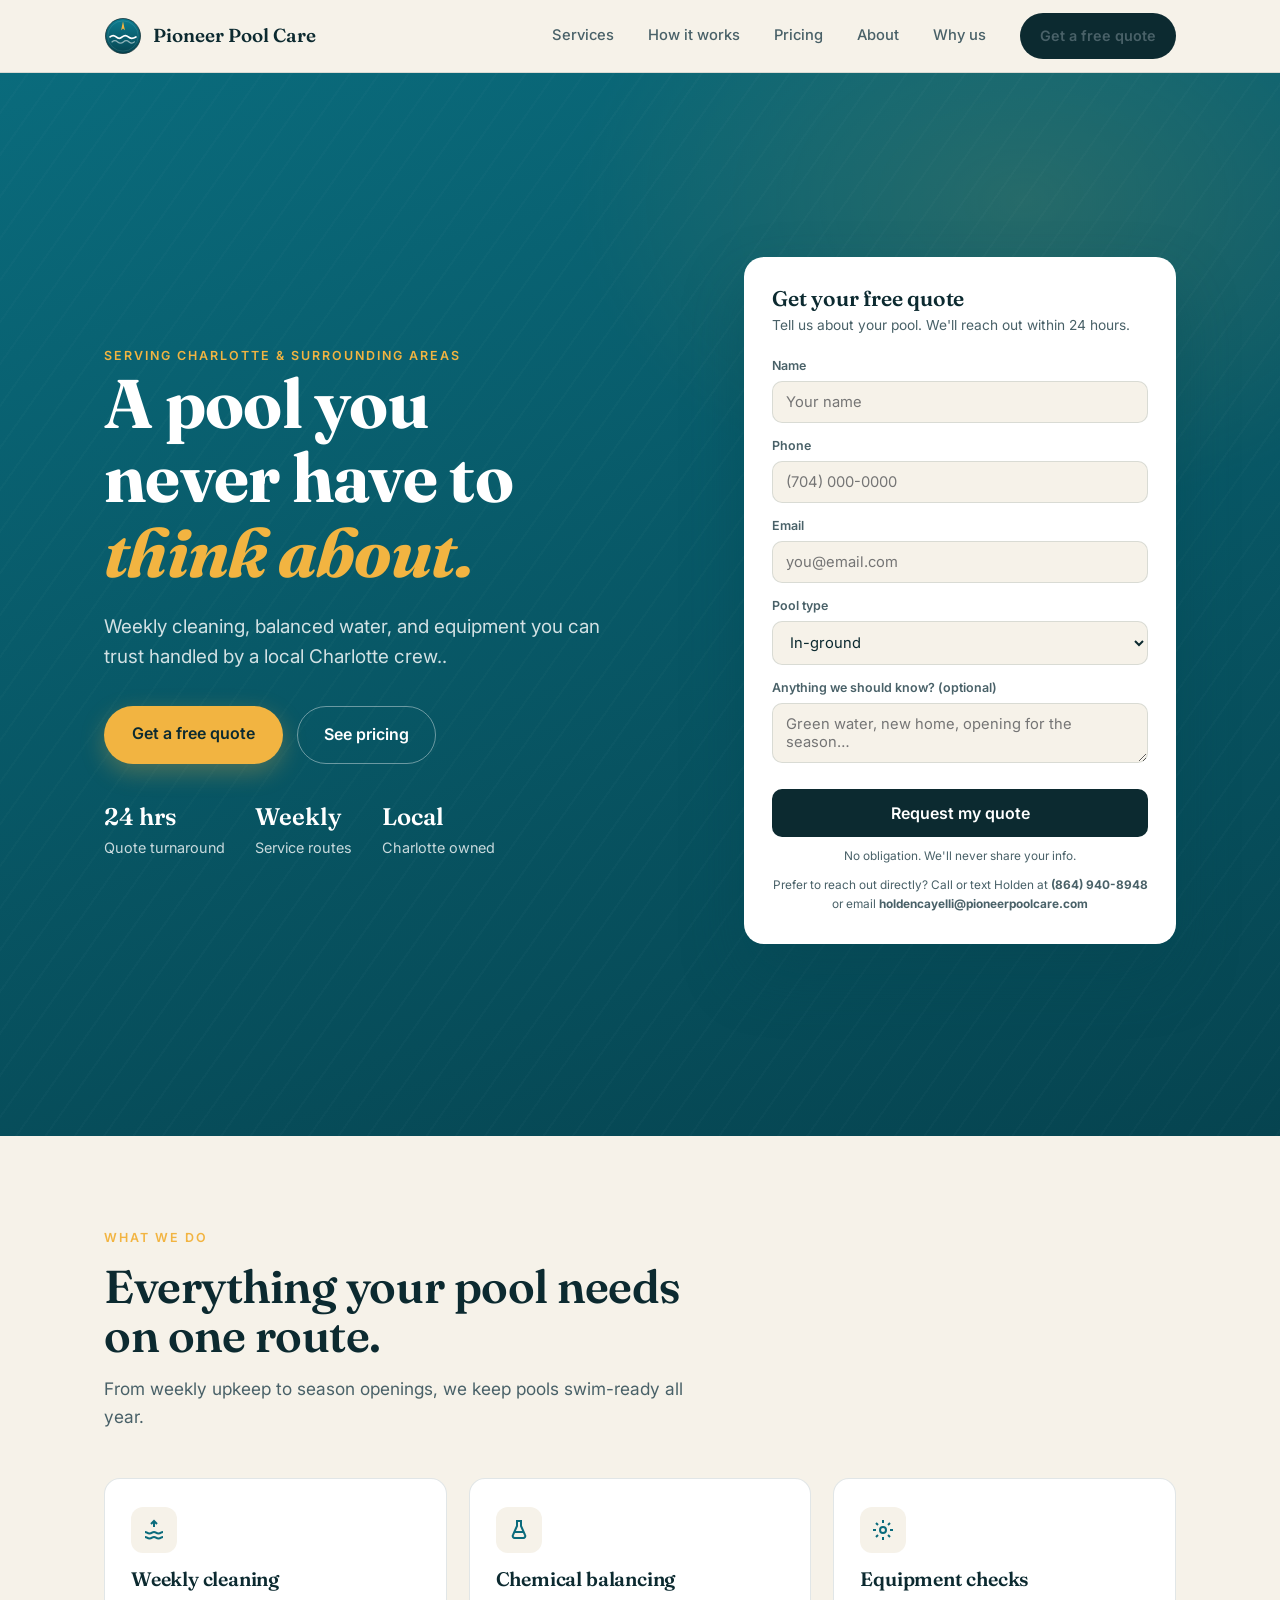
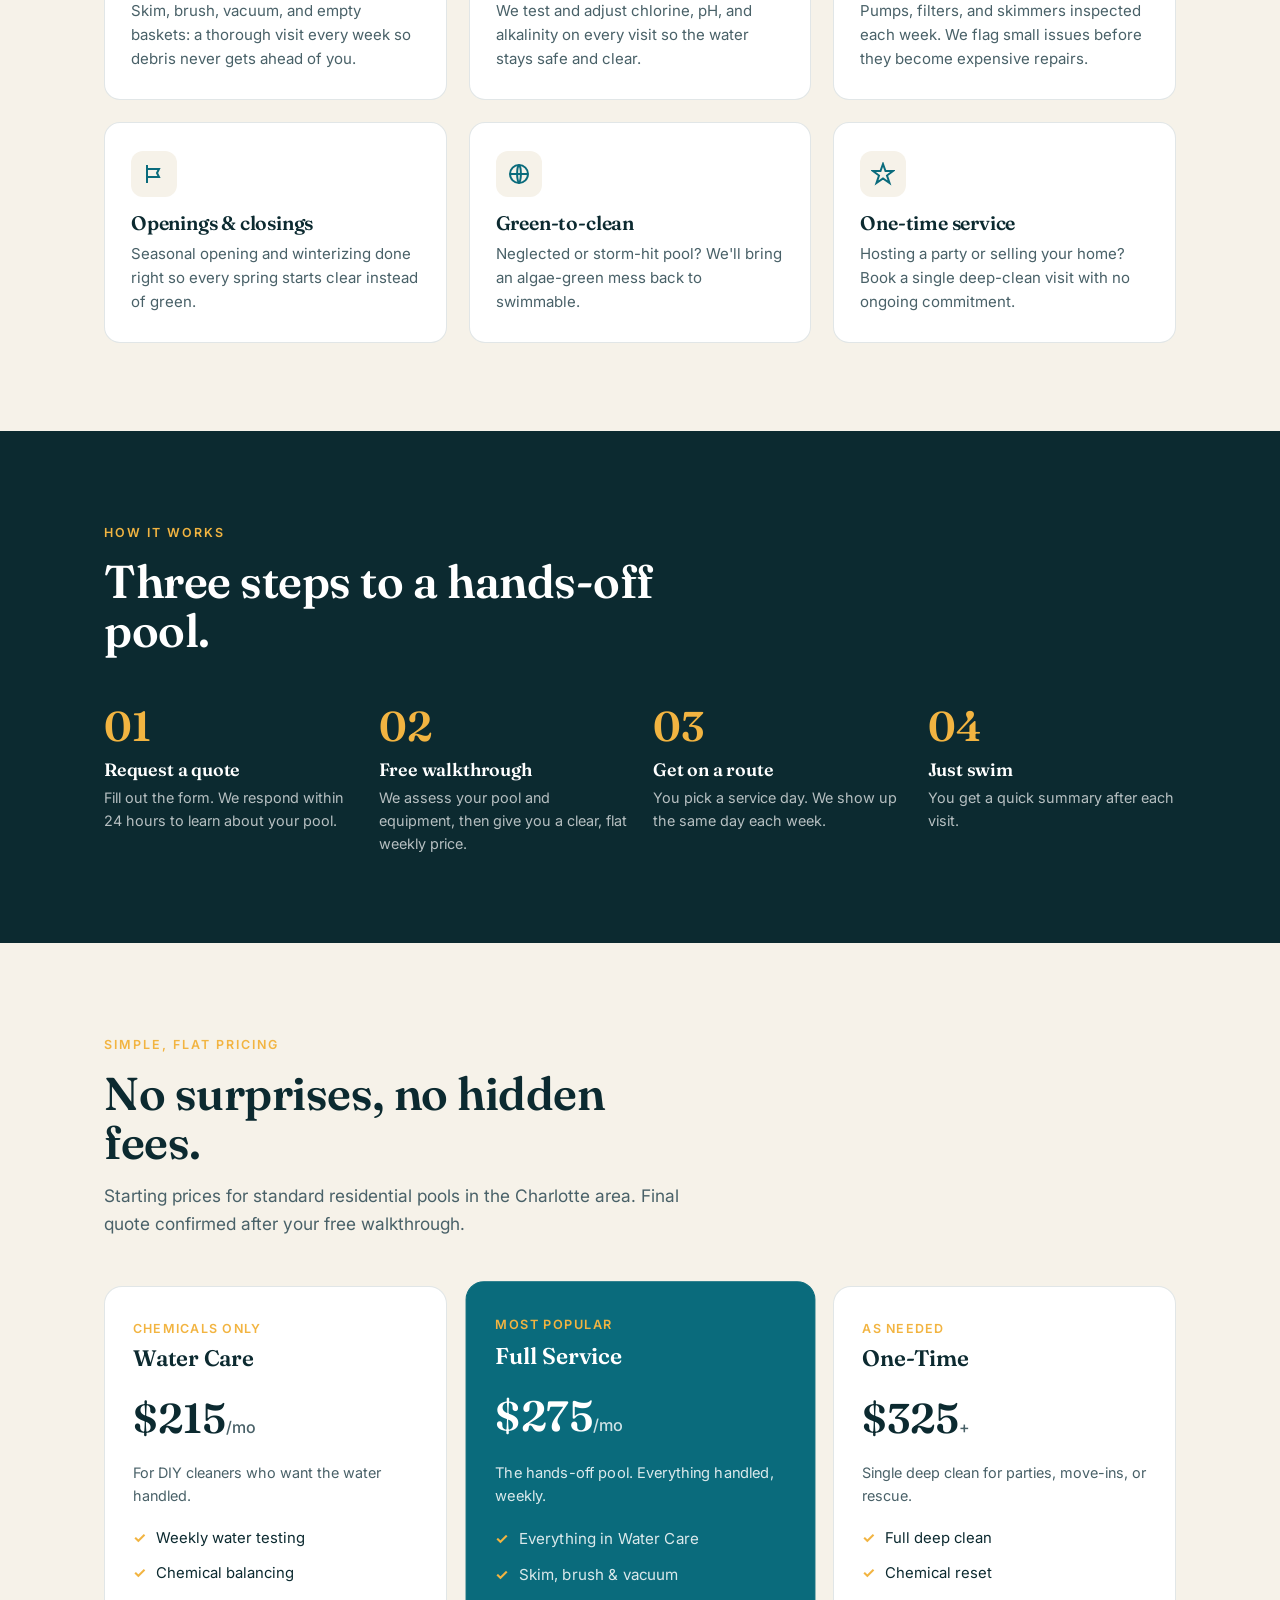
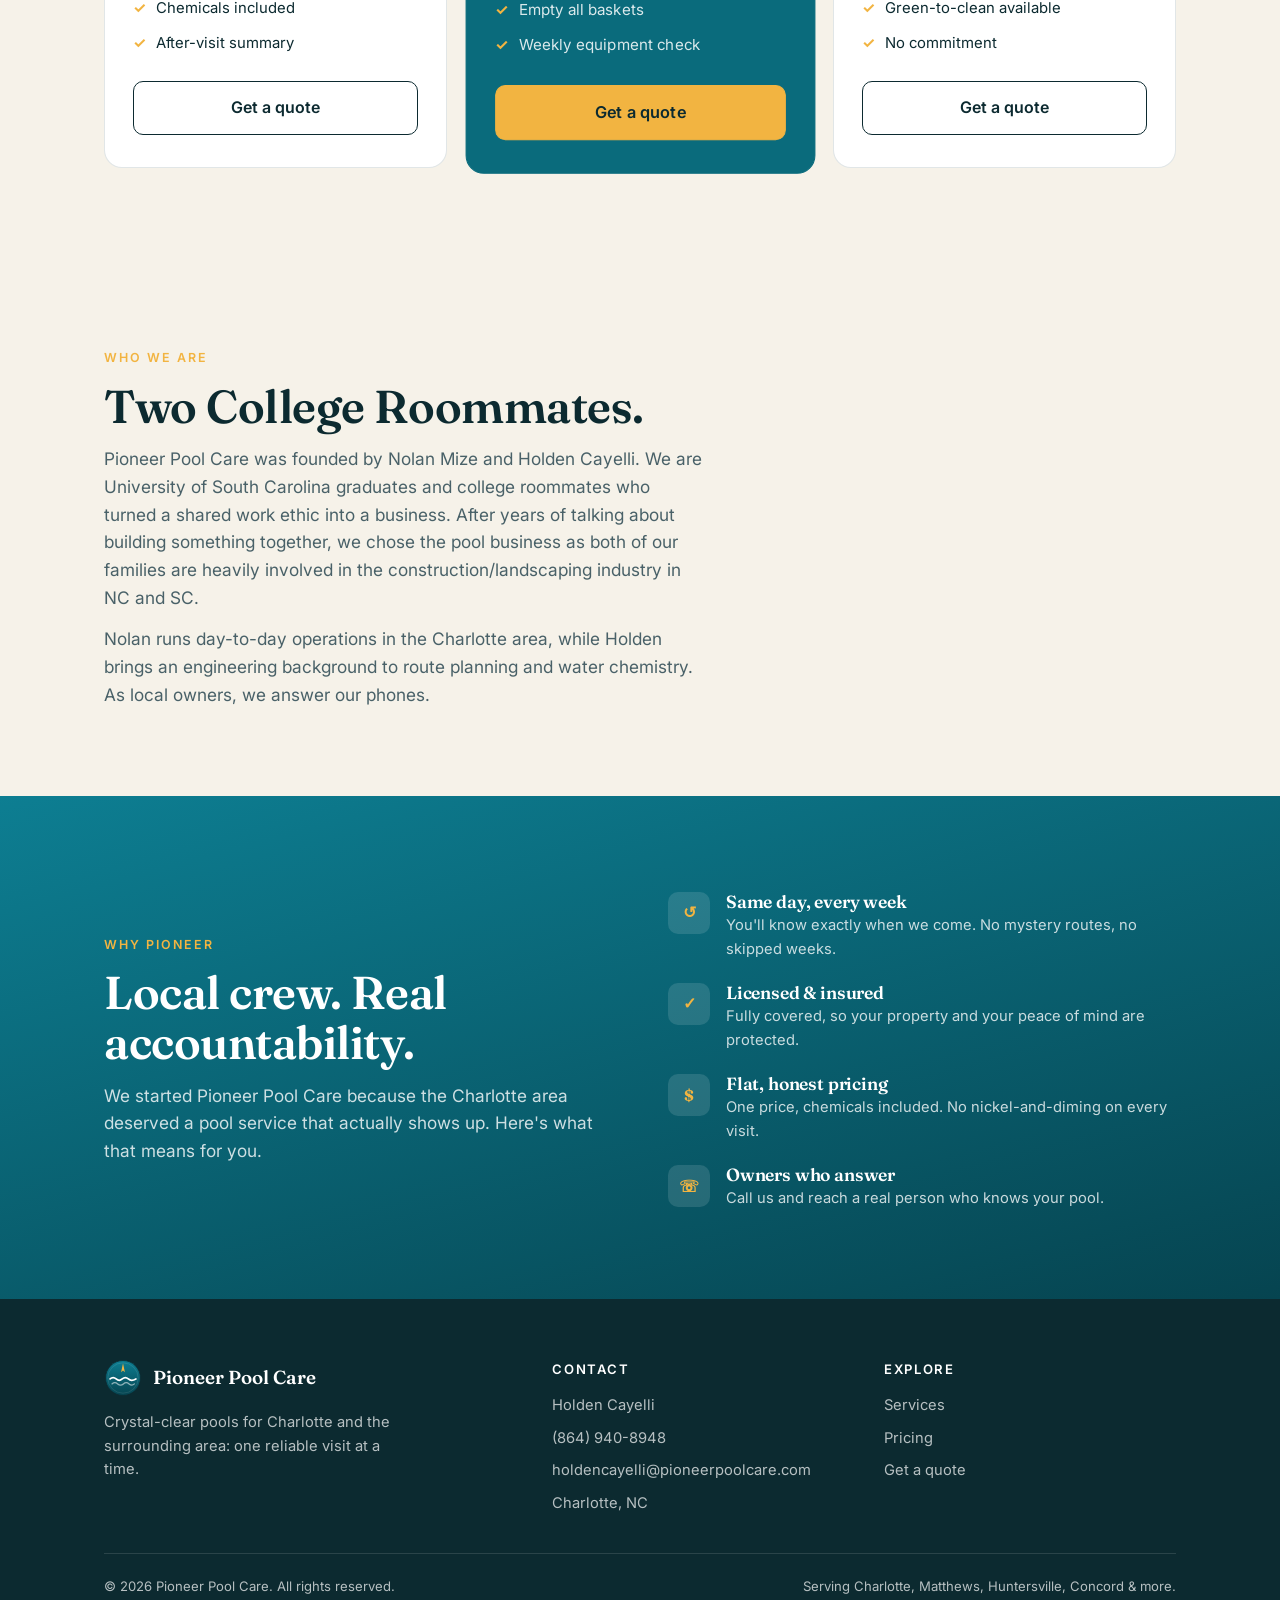
<file: index.html>
<!DOCTYPE html>
<html lang="en">
<head>
<meta charset="UTF-8">
<meta name="viewport" content="width=device-width, initial-scale=1.0">
<title>Pioneer Pool Care | Weekly Pool Cleaning &amp; Maintenance in Charlotte, NC</title>
<link rel="icon" type="image/svg+xml" href="data:image/svg+xml,%3Csvg%20viewBox%3D%220%200%20200%20200%22%20xmlns%3D%22http%3A//www.w3.org/2000/svg%22%20aria-hidden%3D%22true%22%3E%3Cdefs%3E%3ClinearGradient%20id%3D%22pgrad%22%20x1%3D%220%22%20y1%3D%220%22%20x2%3D%220%22%20y2%3D%221%22%3E%3Cstop%20offset%3D%220%22%20stop-color%3D%22%230d7e92%22/%3E%3Cstop%20offset%3D%221%22%20stop-color%3D%22%23064450%22/%3E%3C/linearGradient%3E%3C/defs%3E%3Ccircle%20cx%3D%22100%22%20cy%3D%22100%22%20r%3D%2292%22%20fill%3D%22url%28%23pgrad%29%22/%3E%3Ccircle%20cx%3D%22100%22%20cy%3D%22100%22%20r%3D%2292%22%20fill%3D%22none%22%20stroke%3D%22%230c2a30%22%20stroke-width%3D%224%22/%3E%3Ccircle%20cx%3D%22100%22%20cy%3D%22100%22%20r%3D%2280%22%20fill%3D%22none%22%20stroke%3D%22rgba%28255%2C255%2C255%2C.25%29%22%20stroke-width%3D%222%22/%3E%3Cpath%20d%3D%22M100%2022%20L110%2070%20L100%2060%20L90%2070%20Z%22%20fill%3D%22%23f2b441%22/%3E%3Cpath%20d%3D%22M32%20105%20Q48%2091%2064%20105%20T96%20105%20T128%20105%20T168%20105%22%20fill%3D%22none%22%20stroke%3D%22%23ffffff%22%20stroke-width%3D%229%22%20stroke-linecap%3D%22round%22/%3E%3Cpath%20d%3D%22M42%20131%20Q57%20118%2072%20131%20T102%20131%20T132%20131%20T160%20131%22%20fill%3D%22none%22%20stroke%3D%22rgba%28255%2C255%2C255%2C.55%29%22%20stroke-width%3D%227%22%20stroke-linecap%3D%22round%22/%3E%3C/svg%3E">
<meta name="description" content="Reliable weekly pool cleaning, chemical balancing, and maintenance across Charlotte, NC. Fill out the form or contact us to get a free quote.">
<link rel="preconnect" href="https://fonts.googleapis.com">
<link rel="preconnect" href="https://fonts.gstatic.com" crossorigin>
<link href="https://fonts.googleapis.com/css2?family=Fraunces:opsz,wght@9..144,400;9..144,500;9..144,600;9..144,700&family=Inter:wght@400;500;600&display=swap" rel="stylesheet">
<link rel="stylesheet" href="styles.css">
</head>
<body>

<header>
  <div class="wrap">
    <nav>
      <a href="#" class="brand"><svg class="logo" viewBox="0 0 200 200" width="38" height="38" xmlns="http://www.w3.org/2000/svg" aria-hidden="true"><defs><linearGradient id="pgrad" x1="0" y1="0" x2="0" y2="1"><stop offset="0" stop-color="#0d7e92"/><stop offset="1" stop-color="#064450"/></linearGradient></defs><circle cx="100" cy="100" r="92" fill="url(#pgrad)"/><circle cx="100" cy="100" r="92" fill="none" stroke="#0c2a30" stroke-width="4"/><circle cx="100" cy="100" r="80" fill="none" stroke="rgba(255,255,255,.25)" stroke-width="2"/><path d="M100 22 L110 70 L100 60 L90 70 Z" fill="#f2b441"/><path d="M32 105 Q48 91 64 105 T96 105 T128 105 T168 105" fill="none" stroke="#ffffff" stroke-width="9" stroke-linecap="round"/><path d="M42 131 Q57 118 72 131 T102 131 T132 131 T160 131" fill="none" stroke="rgba(255,255,255,.55)" stroke-width="7" stroke-linecap="round"/></svg>Pioneer Pool Care</a>
      <div class="navlinks" id="navlinks">
        <a href="#services">Services</a>
        <a href="#process">How it works</a>
        <a href="#pricing">Pricing</a>
        <a href="#about">About</a>
        <a href="#why">Why us</a>
        <a href="#quote" class="navcta">Get a free quote</a>
      </div>
      <button class="menu-toggle" id="menuToggle" aria-label="Toggle menu">☰</button>
    </nav>
  </div>
</header>

<!-- HERO -->
<section class="hero">
  <div class="wrap">
    <div class="hero-inner">
      <div>
        <span class="eyebrow">Serving Charlotte &amp; surrounding areas</span>
        <h1>A pool you<br>never have to<br><em>think about.</em></h1>
        <p class="lead">Weekly cleaning, balanced water, and equipment you can trust handled by a local Charlotte crew..</p>
        <div class="hero-cta">
          <a href="#quote" class="btn-sun">Get a free quote</a>
          <a href="#pricing" class="btn-ghost">See pricing</a>
        </div>
        <div class="hero-meta">
          <div><b>24 hrs</b>Quote turnaround</div>
          <div><b>Weekly</b>Service routes</div>
          <div><b>Local</b>Charlotte owned</div>
        </div>
      </div>

      <!-- QUOTE FORM -->
      <div class="quote-card" id="quote">
        <form id="formView" action="https://formspree.io/f/xojgkoad" method="POST">
          <h3>Get your free quote</h3>
          <p class="sub">Tell us about your pool. We'll reach out within 24 hours.</p>
          <div class="field">
            <label for="name">Name</label>
            <input id="name" name="name" required type="text" placeholder="Your name">
          </div>
          <div class="field">
            <label for="phone">Phone</label>
            <input id="phone" name="phone" required type="tel" placeholder="(704) 000-0000">
          </div>
          <div class="field">
            <label for="email">Email</label>
            <input id="email" name="_replyto" type="email" placeholder="you@email.com">
          </div>
          <div class="field">
            <label for="ptype">Pool type</label>
            <select id="ptype" name="pool_type">
              <option>In-ground</option>
              <option>Above-ground</option>
              <option>Spa / hot tub</option>
              <option>Not sure</option>
            </select>
          </div>
          <div class="field">
            <label for="msg">Anything we should know? (optional)</label>
            <textarea id="msg" name="message" rows="2" placeholder="Green water, new home, opening for the season…"></textarea>
          </div>
          <input type="hidden" name="_subject" value="New quote request — Pioneer Pool Care">
          <input type="hidden" name="_next" value="https://pioneerpoolcare.com/thanks.html">
          <button type="submit">Request my quote</button>
          <p class="form-note">No obligation. We'll never share your info.</p>
          <p class="form-note">Prefer to reach out directly? Call or text Holden at <a href="tel:8649408948"><b>(864) 940-8948</b></a> or email <a href="mailto:holdencayelli@gmail.com"><b>holdencayelli@pioneerpoolcare.com</b></a></p>
        </form>
        <div class="success" id="successView">
          <h3>Request received! 🎉</h3>
          <p>Thanks one of the owners will reach out within 24 hours to set up your free quote.</p>
        </div>
      </div>
    </div>
  </div>
</section>

<!-- SERVICES -->
<section id="services">
  <div class="wrap">
    <div class="sec-head">
      <span class="eyebrow">What we do</span>
      <h2>Everything your pool needs on one route.</h2>
      <p>From weekly upkeep to season openings, we keep pools swim-ready all year.</p>
    </div>
    <div class="svc-grid">
      <div class="svc">
        <div class="ic"><svg width="24" height="24" viewBox="0 0 24 24" fill="none" stroke="currentColor" stroke-width="2"><path d="M3 14c2 0 2 1.5 4.5 1.5S10 14 12 14s2 1.5 4.5 1.5S19 14 21 14"/><path d="M3 19c2 0 2 1.5 4.5 1.5S10 19 12 19s2 1.5 4.5 1.5S19 19 21 19"/><path d="M12 3v6M9 6l3-3 3 3"/></svg></div>
        <h3>Weekly cleaning</h3>
        <p>Skim, brush, vacuum, and empty baskets: a thorough visit every week so debris never gets ahead of you.</p>
      </div>
      <div class="svc">
        <div class="ic"><svg width="24" height="24" viewBox="0 0 24 24" fill="none" stroke="currentColor" stroke-width="2"><path d="M9 3h6M10 3v5l-4 9a2 2 0 002 3h8a2 2 0 002-3l-4-9V3"/><path d="M7 14h10"/></svg></div>
        <h3>Chemical balancing</h3>
        <p>We test and adjust chlorine, pH, and alkalinity on every visit so the water stays safe and clear.</p>
      </div>
      <div class="svc">
        <div class="ic"><svg width="24" height="24" viewBox="0 0 24 24" fill="none" stroke="currentColor" stroke-width="2"><circle cx="12" cy="12" r="3"/><path d="M12 2v3M12 19v3M2 12h3M19 12h3M5 5l2 2M17 17l2 2M19 5l-2 2M7 17l-2 2"/></svg></div>
        <h3>Equipment checks</h3>
        <p>Pumps, filters, and skimmers inspected each week. We flag small issues before they become expensive repairs.</p>
      </div>
      <div class="svc">
        <div class="ic"><svg width="24" height="24" viewBox="0 0 24 24" fill="none" stroke="currentColor" stroke-width="2"><path d="M5 3v18M5 7h12l-2 4 2 4H5"/></svg></div>
        <h3>Openings &amp; closings</h3>
        <p>Seasonal opening and winterizing done right so every spring starts clear instead of green.</p>
      </div>
      <div class="svc">
        <div class="ic"><svg width="24" height="24" viewBox="0 0 24 24" fill="none" stroke="currentColor" stroke-width="2"><path d="M3 12a9 9 0 1018 0 9 9 0 00-18 0z"/><path d="M3 12h18"/><path d="M12 3c2.5 2.5 2.5 15 0 18M12 3c-2.5 2.5-2.5 15 0 18"/></svg></div>
        <h3>Green-to-clean</h3>
        <p>Neglected or storm-hit pool? We'll bring an algae-green mess back to swimmable.</p>
      </div>
      <div class="svc">
        <div class="ic"><svg width="24" height="24" viewBox="0 0 24 24" fill="none" stroke="currentColor" stroke-width="2"><path d="M12 2l2.5 7H22l-6 4.5L18.5 21 12 16.5 5.5 21 8 13.5 2 9h7.5z"/></svg></div>
        <h3>One-time service</h3>
        <p>Hosting a party or selling your home? Book a single deep-clean visit with no ongoing commitment.</p>
      </div>
    </div>
  </div>
</section>

<!-- PROCESS -->
<section class="process" id="process">
  <div class="wrap">
    <div class="sec-head">
      <span class="eyebrow">How it works</span>
      <h2>Three steps to a hands-off pool.</h2>
    </div>
    <div class="steps">
      <div class="step">
        <div class="num">01</div>
        <h3>Request a quote</h3>
        <p>Fill out the form. We respond within 24 hours to learn about your pool.</p>
      </div>
      <div class="step">
        <div class="num">02</div>
        <h3>Free walkthrough</h3>
        <p>We assess your pool and equipment, then give you a clear, flat weekly price.</p>
      </div>
      <div class="step">
        <div class="num">03</div>
        <h3>Get on a route</h3>
        <p>You pick a service day. We show up the same day each week.</p>
      </div>
      <div class="step">
        <div class="num">04</div>
        <h3>Just swim</h3>
        <p>You get a quick summary after each visit. </p>
      </div>
    </div>
  </div>
</section>

<!-- PRICING -->
<section id="pricing">
  <div class="wrap">
    <div class="sec-head">
      <span class="eyebrow">Simple, flat pricing</span>
      <h2>No surprises, no hidden fees.</h2>
      <p>Starting prices for standard residential pools in the Charlotte area. Final quote confirmed after your free walkthrough.</p>
    </div>
    <div class="price-grid">
      <div class="plan">
        <span class="tag">Chemicals only</span>
        <h3>Water Care</h3>
        <div class="price">$215<span>/mo</span></div>
        <p class="muted-txt">For DIY cleaners who want the water handled.</p>
        <ul>
          <li>Weekly water testing</li>
          <li>Chemical balancing</li>
          <li>Chemicals included</li>
          <li>After-visit summary</li>
        </ul>
        <a href="#quote" class="choose">Get a quote</a>
      </div>
      <div class="plan featured">
        <span class="tag">Most popular</span>
        <h3>Full Service</h3>
        <div class="price">$275<span>/mo</span></div>
        <p class="muted-txt">The hands-off pool. Everything handled, weekly.</p>
        <ul>
          <li>Everything in Water Care</li>
          <li>Skim, brush &amp; vacuum</li>
          <li>Empty all baskets</li>
          <li>Weekly equipment check</li>
        </ul>
        <a href="#quote" class="choose">Get a quote</a>
      </div>
      <div class="plan">
        <span class="tag">As needed</span>
        <h3>One-Time</h3>
        <div class="price">$325<span>+</span></div>
        <p class="muted-txt">Single deep clean for parties, move-ins, or rescue.</p>
        <ul>
          <li>Full deep clean</li>
          <li>Chemical reset</li>
          <li>Green-to-clean available</li>
          <li>No commitment</li>
        </ul>
        <a href="#quote" class="choose">Get a quote</a>
      </div>
    </div>
  </div>
</section>

<!-- ABOUT -->
<section id="about">
  <div class="wrap">
    <div class="sec-head">
      <span class="eyebrow">Who we are</span>
      <h2>Two College Roommates.</h2>
      <p>Pioneer Pool Care was founded by Nolan Mize and Holden Cayelli. We are University of South Carolina graduates and college roommates who turned a shared work ethic into a business. After years of talking about building something together, we chose the pool business as both of our families are heavily involved in the construction/landscaping industry in NC and SC.</p>
      <p>Nolan runs day-to-day operations in the Charlotte area, while Holden brings an engineering background to route planning and water chemistry. As local owners, we answer our phones.</p>
    </div>
  </div>
</section>

<!-- WHY US -->
<section class="why" id="why">
  <div class="wrap">
    <div class="why-grid">
      <div>
        <div class="sec-head">
          <span class="eyebrow">Why Pioneer</span>
          <h2>Local crew. Real accountability.</h2>
          <p style="color:rgba(255,255,255,.8)">We started Pioneer Pool Care because the Charlotte area deserved a pool service that actually shows up. Here's what that means for you.</p>
        </div>
      </div>
      <ul class="why-points">
        <li><span class="b">↺</span><div><h3>Same day, every week</h3><p>You'll know exactly when we come. No mystery routes, no skipped weeks.</p></div></li>
        <li><span class="b">✓</span><div><h3>Licensed &amp; insured</h3><p>Fully covered, so your property and your peace of mind are protected.</p></div></li>
        <li><span class="b">$</span><div><h3>Flat, honest pricing</h3><p>One price, chemicals included. No nickel-and-diming on every visit.</p></div></li>
        <li><span class="b">☏</span><div><h3>Owners who answer</h3><p>Call us and reach a real person who knows your pool.</p></div></li>
      </ul>
    </div>
  </div>
</section>

<!-- FOOTER -->
<footer>
  <div class="wrap">
    <div class="foot-top">
      <div>
        <a href="#" class="brand"><svg class="logo" viewBox="0 0 200 200" width="38" height="38" xmlns="http://www.w3.org/2000/svg" aria-hidden="true"><defs><linearGradient id="pgrad" x1="0" y1="0" x2="0" y2="1"><stop offset="0" stop-color="#0d7e92"/><stop offset="1" stop-color="#064450"/></linearGradient></defs><circle cx="100" cy="100" r="92" fill="url(#pgrad)"/><circle cx="100" cy="100" r="92" fill="none" stroke="#0c2a30" stroke-width="4"/><circle cx="100" cy="100" r="80" fill="none" stroke="rgba(255,255,255,.25)" stroke-width="2"/><path d="M100 22 L110 70 L100 60 L90 70 Z" fill="#f2b441"/><path d="M32 105 Q48 91 64 105 T96 105 T128 105 T168 105" fill="none" stroke="#ffffff" stroke-width="9" stroke-linecap="round"/><path d="M42 131 Q57 118 72 131 T102 131 T132 131 T160 131" fill="none" stroke="rgba(255,255,255,.55)" stroke-width="7" stroke-linecap="round"/></svg>Pioneer Pool Care</a>
        <p style="max-width:34ch;font-size:.92rem">Crystal-clear pools for Charlotte and the surrounding area: one reliable visit at a time.</p>
      </div>
      <div>
        <h4>Contact</h4>
        <ul>
          <li>Holden Cayelli</li>
          <li><a href="tel:8649408948">(864) 940-8948</a></li>
          <li><a href="mailto:holdencayelli@gmail.com">holdencayelli@pioneerpoolcare.com</a></li>
          <li>Charlotte, NC</li>
        </ul>
      </div>
      <div>
        <h4>Explore</h4>
        <ul>
          <li><a href="#services">Services</a></li>
          <li><a href="#pricing">Pricing</a></li>
          <li><a href="#quote">Get a quote</a></li>
        </ul>
      </div>
    </div>
    <div class="foot-bottom">
      <span>© 2026 Pioneer Pool Care. All rights reserved.</span>
      <span>Serving Charlotte, Matthews, Huntersville, Concord &amp; more.</span>
    </div>
  </div>
</footer>

<script src="script.js"></script>
</body>
</html>
</file>
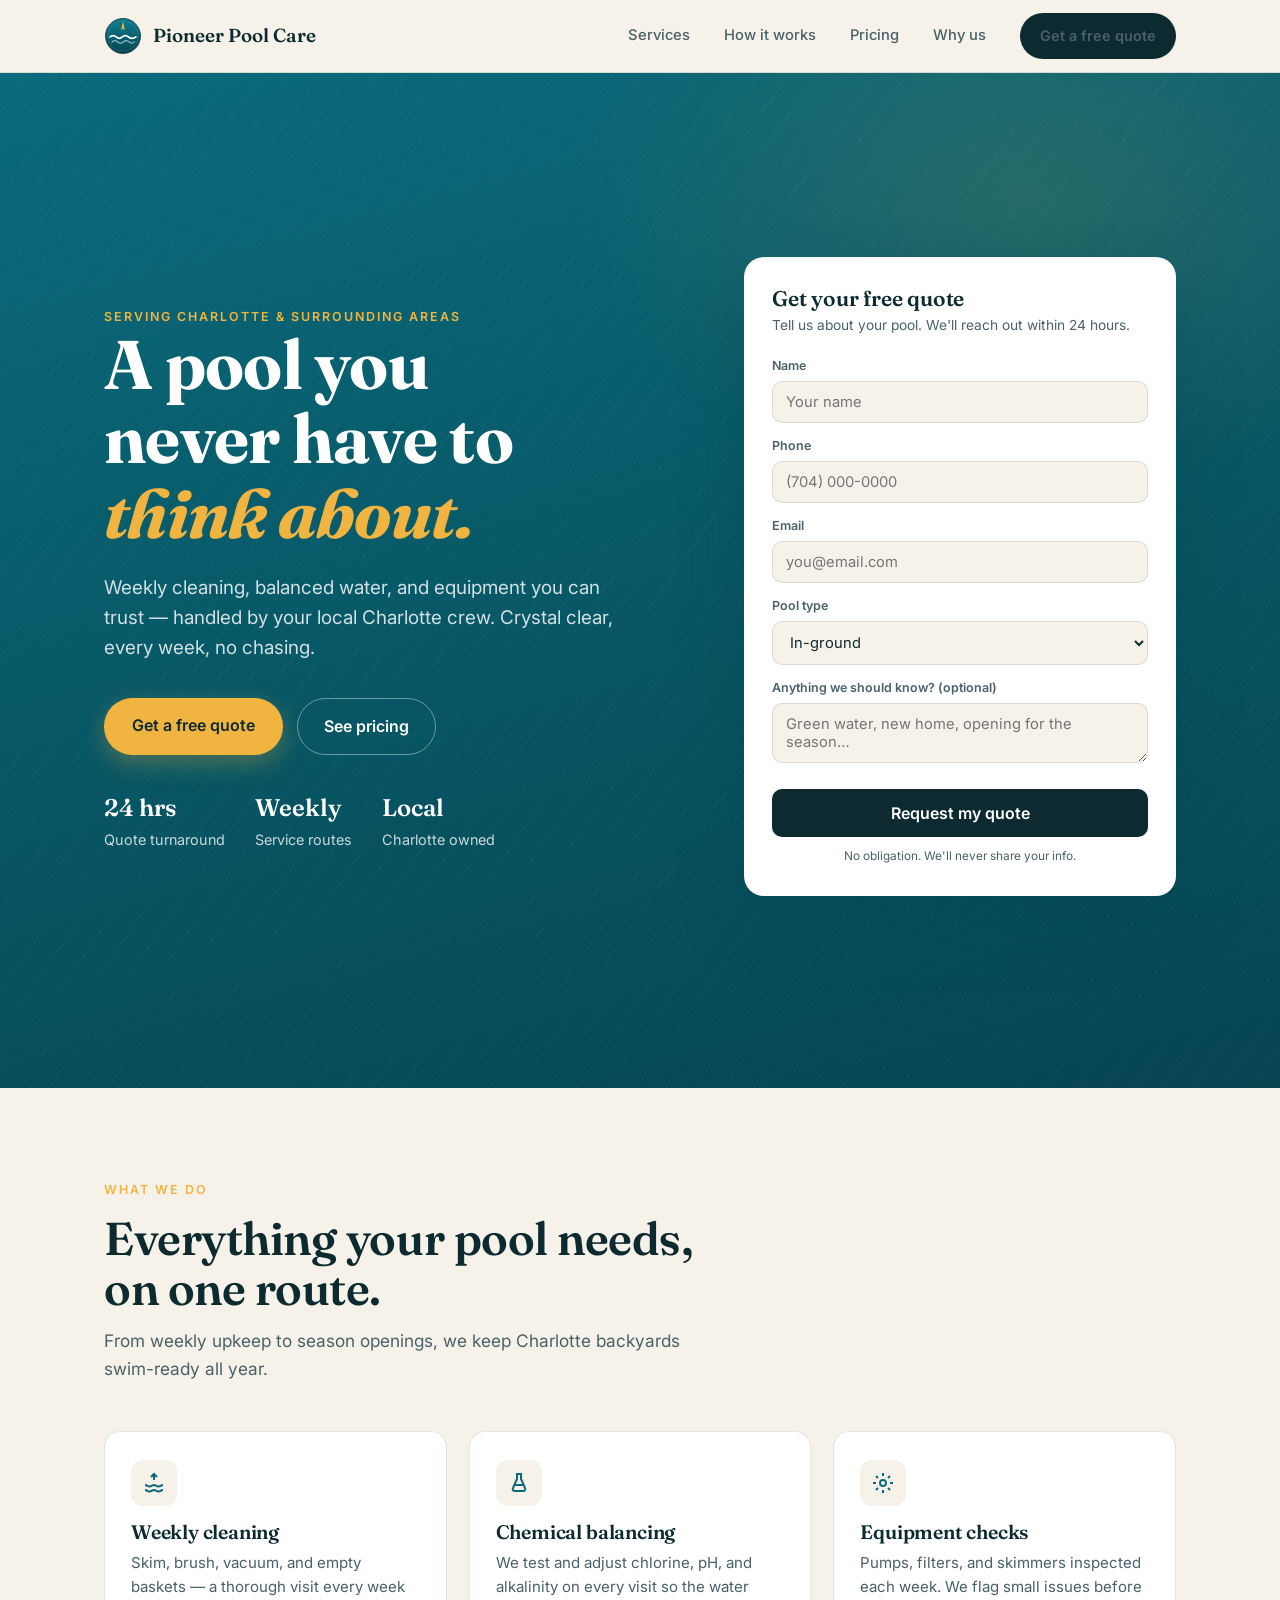
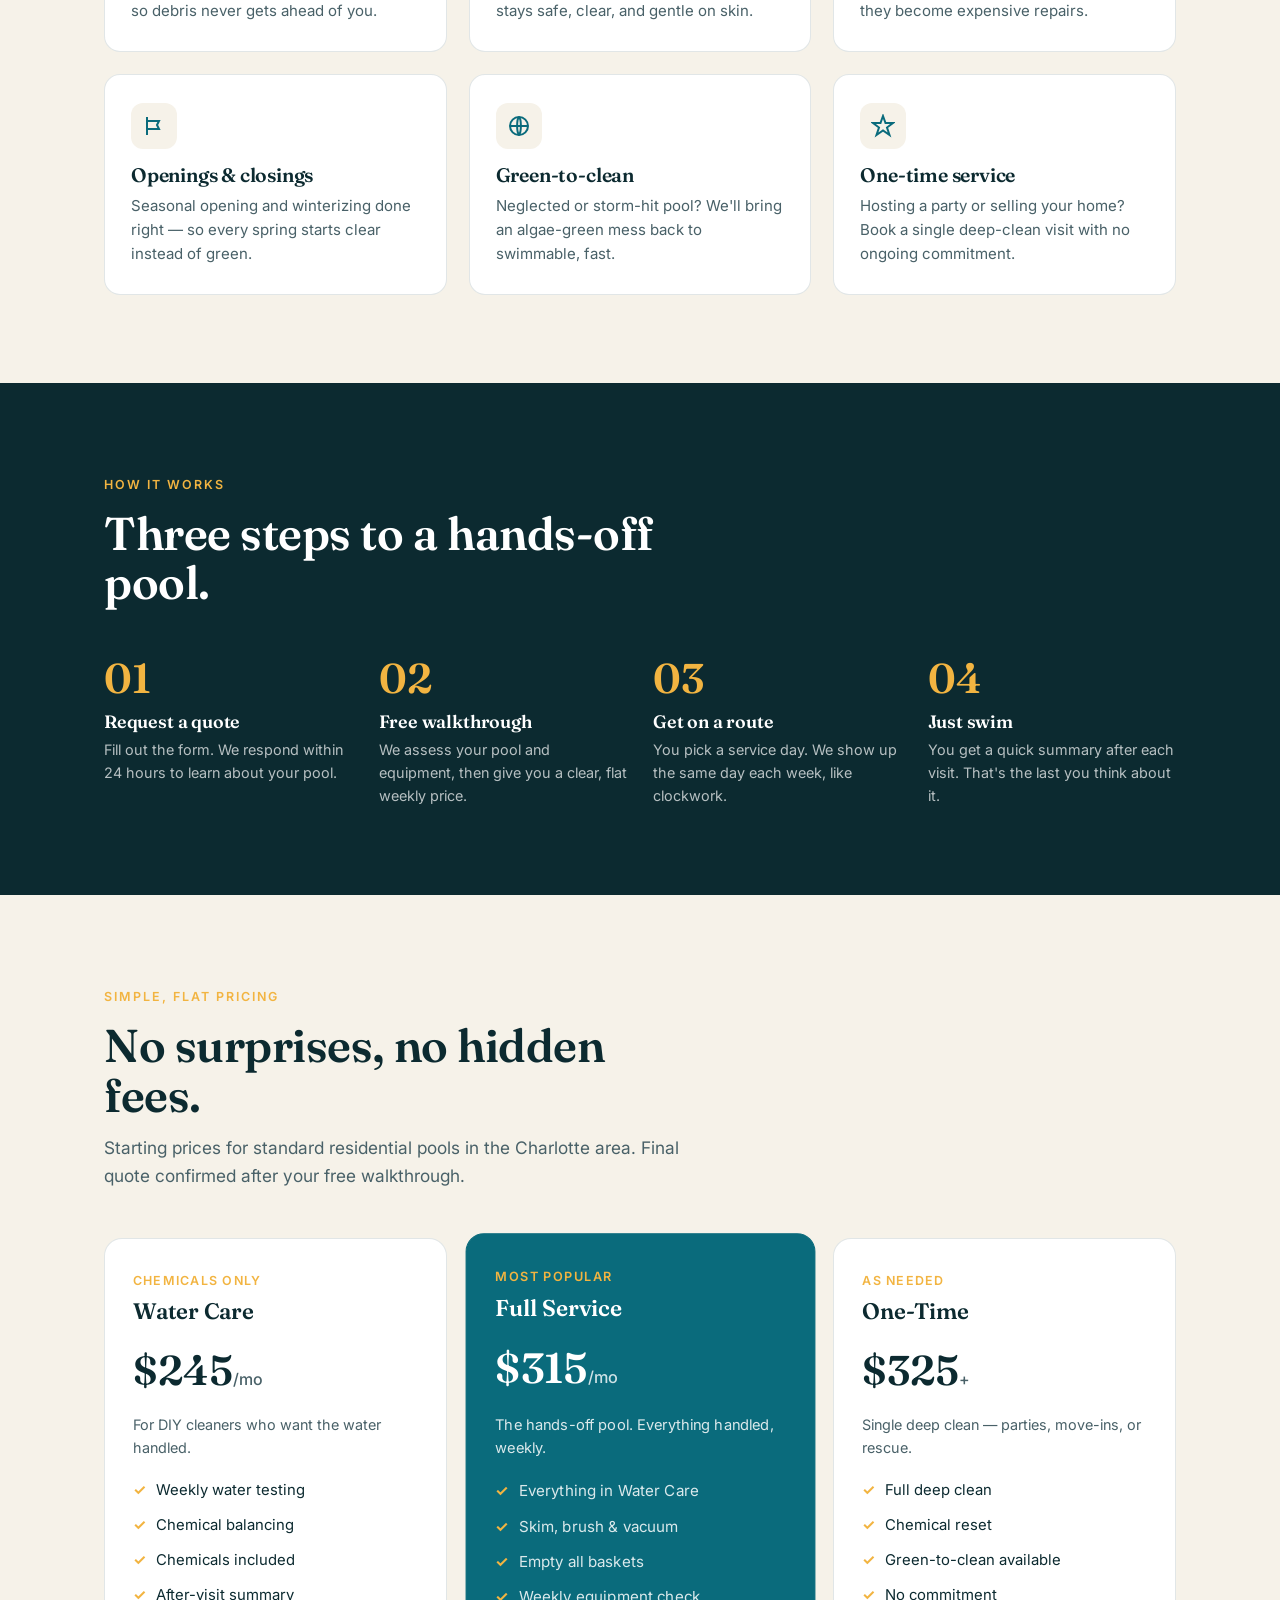
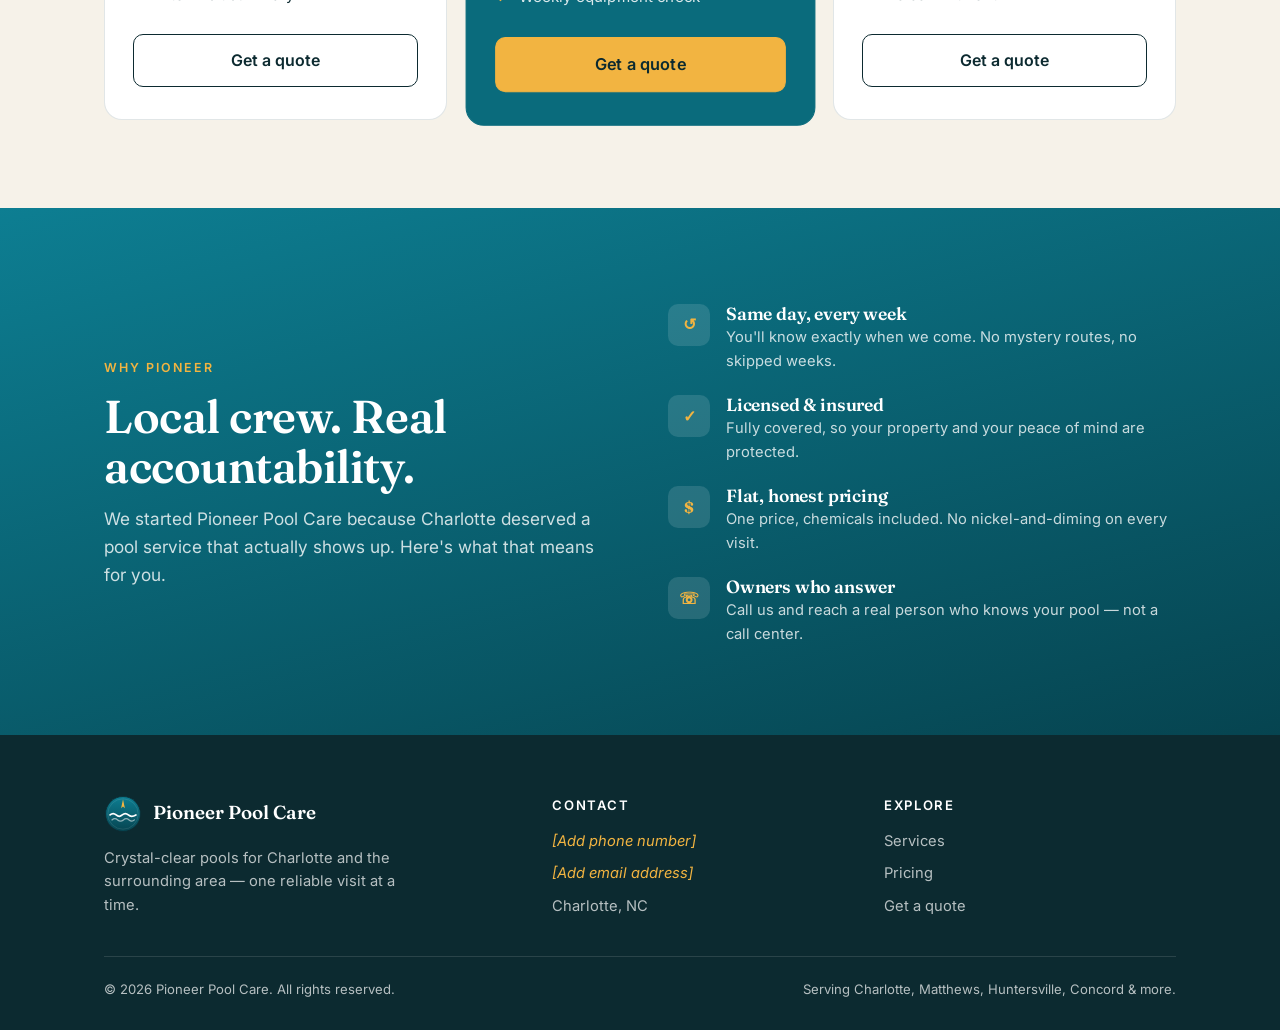
<file: index 2.html>
<!DOCTYPE html>
<html lang="en">
<head>
<meta charset="UTF-8">
<meta name="viewport" content="width=device-width, initial-scale=1.0">
<title>Pioneer Pool Care | Weekly Pool Cleaning &amp; Maintenance in Charlotte, NC</title>
<link rel="icon" type="image/svg+xml" href="data:image/svg+xml,%3Csvg%20viewBox%3D%220%200%20200%20200%22%20xmlns%3D%22http%3A//www.w3.org/2000/svg%22%20aria-hidden%3D%22true%22%3E%3Cdefs%3E%3ClinearGradient%20id%3D%22pgrad%22%20x1%3D%220%22%20y1%3D%220%22%20x2%3D%220%22%20y2%3D%221%22%3E%3Cstop%20offset%3D%220%22%20stop-color%3D%22%230d7e92%22/%3E%3Cstop%20offset%3D%221%22%20stop-color%3D%22%23064450%22/%3E%3C/linearGradient%3E%3C/defs%3E%3Ccircle%20cx%3D%22100%22%20cy%3D%22100%22%20r%3D%2292%22%20fill%3D%22url%28%23pgrad%29%22/%3E%3Ccircle%20cx%3D%22100%22%20cy%3D%22100%22%20r%3D%2292%22%20fill%3D%22none%22%20stroke%3D%22%230c2a30%22%20stroke-width%3D%224%22/%3E%3Ccircle%20cx%3D%22100%22%20cy%3D%22100%22%20r%3D%2280%22%20fill%3D%22none%22%20stroke%3D%22rgba%28255%2C255%2C255%2C.25%29%22%20stroke-width%3D%222%22/%3E%3Cpath%20d%3D%22M100%2022%20L110%2070%20L100%2060%20L90%2070%20Z%22%20fill%3D%22%23f2b441%22/%3E%3Cpath%20d%3D%22M32%20105%20Q48%2091%2064%20105%20T96%20105%20T128%20105%20T168%20105%22%20fill%3D%22none%22%20stroke%3D%22%23ffffff%22%20stroke-width%3D%229%22%20stroke-linecap%3D%22round%22/%3E%3Cpath%20d%3D%22M42%20131%20Q57%20118%2072%20131%20T102%20131%20T132%20131%20T160%20131%22%20fill%3D%22none%22%20stroke%3D%22rgba%28255%2C255%2C255%2C.55%29%22%20stroke-width%3D%227%22%20stroke-linecap%3D%22round%22/%3E%3C/svg%3E">
<meta name="description" content="Reliable weekly pool cleaning, chemical balancing, and maintenance across Charlotte, NC. Get a free quote within 24 hours.">
<link rel="preconnect" href="https://fonts.googleapis.com">
<link rel="preconnect" href="https://fonts.gstatic.com" crossorigin>
<link href="https://fonts.googleapis.com/css2?family=Fraunces:opsz,wght@9..144,400;9..144,500;9..144,600;9..144,700&family=Inter:wght@400;500;600&display=swap" rel="stylesheet">
<link rel="stylesheet" href="styles.css">
</head>
<body>

<header>
  <div class="wrap">
    <nav>
      <a href="#" class="brand"><svg class="logo" viewBox="0 0 200 200" width="38" height="38" xmlns="http://www.w3.org/2000/svg" aria-hidden="true"><defs><linearGradient id="pgrad" x1="0" y1="0" x2="0" y2="1"><stop offset="0" stop-color="#0d7e92"/><stop offset="1" stop-color="#064450"/></linearGradient></defs><circle cx="100" cy="100" r="92" fill="url(#pgrad)"/><circle cx="100" cy="100" r="92" fill="none" stroke="#0c2a30" stroke-width="4"/><circle cx="100" cy="100" r="80" fill="none" stroke="rgba(255,255,255,.25)" stroke-width="2"/><path d="M100 22 L110 70 L100 60 L90 70 Z" fill="#f2b441"/><path d="M32 105 Q48 91 64 105 T96 105 T128 105 T168 105" fill="none" stroke="#ffffff" stroke-width="9" stroke-linecap="round"/><path d="M42 131 Q57 118 72 131 T102 131 T132 131 T160 131" fill="none" stroke="rgba(255,255,255,.55)" stroke-width="7" stroke-linecap="round"/></svg>Pioneer Pool Care</a>
      <div class="navlinks" id="navlinks">
        <a href="#services">Services</a>
        <a href="#process">How it works</a>
        <a href="#pricing">Pricing</a>
        <a href="#why">Why us</a>
        <a href="#quote" class="navcta">Get a free quote</a>
      </div>
      <button class="menu-toggle" id="menuToggle" aria-label="Toggle menu">☰</button>
    </nav>
  </div>
</header>

<!-- HERO -->
<section class="hero">
  <div class="wrap">
    <div class="hero-inner">
      <div>
        <span class="eyebrow">Serving Charlotte &amp; surrounding areas</span>
        <h1>A pool you<br>never have to<br><em>think about.</em></h1>
        <p class="lead">Weekly cleaning, balanced water, and equipment you can trust — handled by your local Charlotte crew. Crystal clear, every week, no chasing.</p>
        <div class="hero-cta">
          <a href="#quote" class="btn-sun">Get a free quote</a>
          <a href="#pricing" class="btn-ghost">See pricing</a>
        </div>
        <div class="hero-meta">
          <div><b>24 hrs</b>Quote turnaround</div>
          <div><b>Weekly</b>Service routes</div>
          <div><b>Local</b>Charlotte owned</div>
        </div>
      </div>

      <!-- QUOTE FORM -->
      <div class="quote-card" id="quote">
        <form id="formView" action="https://formspree.io/f/xojgkoad" method="POST">
          <h3>Get your free quote</h3>
          <p class="sub">Tell us about your pool. We'll reach out within 24 hours.</p>
          <div class="field">
            <label for="name">Name</label>
            <input id="name" name="name" required type="text" placeholder="Your name">
          </div>
          <div class="field">
            <label for="phone">Phone</label>
            <input id="phone" name="phone" required type="tel" placeholder="(704) 000-0000">
          </div>
          <div class="field">
            <label for="email">Email</label>
            <input id="email" name="_replyto" type="email" placeholder="you@email.com">
          </div>
          <div class="field">
            <label for="ptype">Pool type</label>
            <select id="ptype" name="pool_type">
              <option>In-ground</option>
              <option>Above-ground</option>
              <option>Spa / hot tub</option>
              <option>Not sure</option>
            </select>
          </div>
          <div class="field">
            <label for="msg">Anything we should know? (optional)</label>
            <textarea id="msg" name="message" rows="2" placeholder="Green water, new home, opening for the season…"></textarea>
          </div>
          <input type="hidden" name="_subject" value="New quote request — Pioneer Pool Care">
          <input type="hidden" name="_next" value="https://pioneerpoolcare.com/thanks.html">
          <button type="submit">Request my quote</button>
          <p class="form-note">No obligation. We'll never share your info.</p>
        </form>
        <div class="success" id="successView">
          <h3>Request received! 🎉</h3>
          <p>Thanks — one of our pool techs will reach out within 24 hours to set up your free quote.</p>
        </div>
      </div>
    </div>
  </div>
</section>

<!-- SERVICES -->
<section id="services">
  <div class="wrap">
    <div class="sec-head">
      <span class="eyebrow">What we do</span>
      <h2>Everything your pool needs, on one route.</h2>
      <p>From weekly upkeep to season openings, we keep Charlotte backyards swim-ready all year.</p>
    </div>
    <div class="svc-grid">
      <div class="svc">
        <div class="ic"><svg width="24" height="24" viewBox="0 0 24 24" fill="none" stroke="currentColor" stroke-width="2"><path d="M3 14c2 0 2 1.5 4.5 1.5S10 14 12 14s2 1.5 4.5 1.5S19 14 21 14"/><path d="M3 19c2 0 2 1.5 4.5 1.5S10 19 12 19s2 1.5 4.5 1.5S19 19 21 19"/><path d="M12 3v6M9 6l3-3 3 3"/></svg></div>
        <h3>Weekly cleaning</h3>
        <p>Skim, brush, vacuum, and empty baskets — a thorough visit every week so debris never gets ahead of you.</p>
      </div>
      <div class="svc">
        <div class="ic"><svg width="24" height="24" viewBox="0 0 24 24" fill="none" stroke="currentColor" stroke-width="2"><path d="M9 3h6M10 3v5l-4 9a2 2 0 002 3h8a2 2 0 002-3l-4-9V3"/><path d="M7 14h10"/></svg></div>
        <h3>Chemical balancing</h3>
        <p>We test and adjust chlorine, pH, and alkalinity on every visit so the water stays safe, clear, and gentle on skin.</p>
      </div>
      <div class="svc">
        <div class="ic"><svg width="24" height="24" viewBox="0 0 24 24" fill="none" stroke="currentColor" stroke-width="2"><circle cx="12" cy="12" r="3"/><path d="M12 2v3M12 19v3M2 12h3M19 12h3M5 5l2 2M17 17l2 2M19 5l-2 2M7 17l-2 2"/></svg></div>
        <h3>Equipment checks</h3>
        <p>Pumps, filters, and skimmers inspected each week. We flag small issues before they become expensive repairs.</p>
      </div>
      <div class="svc">
        <div class="ic"><svg width="24" height="24" viewBox="0 0 24 24" fill="none" stroke="currentColor" stroke-width="2"><path d="M5 3v18M5 7h12l-2 4 2 4H5"/></svg></div>
        <h3>Openings &amp; closings</h3>
        <p>Seasonal opening and winterizing done right — so every spring starts clear instead of green.</p>
      </div>
      <div class="svc">
        <div class="ic"><svg width="24" height="24" viewBox="0 0 24 24" fill="none" stroke="currentColor" stroke-width="2"><path d="M3 12a9 9 0 1018 0 9 9 0 00-18 0z"/><path d="M3 12h18"/><path d="M12 3c2.5 2.5 2.5 15 0 18M12 3c-2.5 2.5-2.5 15 0 18"/></svg></div>
        <h3>Green-to-clean</h3>
        <p>Neglected or storm-hit pool? We'll bring an algae-green mess back to swimmable, fast.</p>
      </div>
      <div class="svc">
        <div class="ic"><svg width="24" height="24" viewBox="0 0 24 24" fill="none" stroke="currentColor" stroke-width="2"><path d="M12 2l2.5 7H22l-6 4.5L18.5 21 12 16.5 5.5 21 8 13.5 2 9h7.5z"/></svg></div>
        <h3>One-time service</h3>
        <p>Hosting a party or selling your home? Book a single deep-clean visit with no ongoing commitment.</p>
      </div>
    </div>
  </div>
</section>

<!-- PROCESS -->
<section class="process" id="process">
  <div class="wrap">
    <div class="sec-head">
      <span class="eyebrow">How it works</span>
      <h2>Three steps to a hands-off pool.</h2>
    </div>
    <div class="steps">
      <div class="step">
        <div class="num">01</div>
        <h3>Request a quote</h3>
        <p>Fill out the form. We respond within 24 hours to learn about your pool.</p>
      </div>
      <div class="step">
        <div class="num">02</div>
        <h3>Free walkthrough</h3>
        <p>We assess your pool and equipment, then give you a clear, flat weekly price.</p>
      </div>
      <div class="step">
        <div class="num">03</div>
        <h3>Get on a route</h3>
        <p>You pick a service day. We show up the same day each week, like clockwork.</p>
      </div>
      <div class="step">
        <div class="num">04</div>
        <h3>Just swim</h3>
        <p>You get a quick summary after each visit. That's the last you think about it.</p>
      </div>
    </div>
  </div>
</section>

<!-- PRICING -->
<section id="pricing">
  <div class="wrap">
    <div class="sec-head">
      <span class="eyebrow">Simple, flat pricing</span>
      <h2>No surprises, no hidden fees.</h2>
      <p>Starting prices for standard residential pools in the Charlotte area. Final quote confirmed after your free walkthrough.</p>
    </div>
    <div class="price-grid">
      <div class="plan">
        <span class="tag">Chemicals only</span>
        <h3>Water Care</h3>
        <div class="price">$245<span>/mo</span></div>
        <p class="muted-txt">For DIY cleaners who want the water handled.</p>
        <ul>
          <li>Weekly water testing</li>
          <li>Chemical balancing</li>
          <li>Chemicals included</li>
          <li>After-visit summary</li>
        </ul>
        <a href="#quote" class="choose">Get a quote</a>
      </div>
      <div class="plan featured">
        <span class="tag">Most popular</span>
        <h3>Full Service</h3>
        <div class="price">$315<span>/mo</span></div>
        <p class="muted-txt">The hands-off pool. Everything handled, weekly.</p>
        <ul>
          <li>Everything in Water Care</li>
          <li>Skim, brush &amp; vacuum</li>
          <li>Empty all baskets</li>
          <li>Weekly equipment check</li>
        </ul>
        <a href="#quote" class="choose">Get a quote</a>
      </div>
      <div class="plan">
        <span class="tag">As needed</span>
        <h3>One-Time</h3>
        <div class="price">$325<span>+</span></div>
        <p class="muted-txt">Single deep clean — parties, move-ins, or rescue.</p>
        <ul>
          <li>Full deep clean</li>
          <li>Chemical reset</li>
          <li>Green-to-clean available</li>
          <li>No commitment</li>
        </ul>
        <a href="#quote" class="choose">Get a quote</a>
      </div>
    </div>
  </div>
</section>

<!-- WHY US -->
<section class="why" id="why">
  <div class="wrap">
    <div class="why-grid">
      <div>
        <div class="sec-head">
          <span class="eyebrow">Why Pioneer</span>
          <h2>Local crew. Real accountability.</h2>
          <p style="color:rgba(255,255,255,.8)">We started Pioneer Pool Care because Charlotte deserved a pool service that actually shows up. Here's what that means for you.</p>
        </div>
      </div>
      <ul class="why-points">
        <li><span class="b">↺</span><div><h3>Same day, every week</h3><p>You'll know exactly when we come. No mystery routes, no skipped weeks.</p></div></li>
        <li><span class="b">✓</span><div><h3>Licensed &amp; insured</h3><p>Fully covered, so your property and your peace of mind are protected.</p></div></li>
        <li><span class="b">$</span><div><h3>Flat, honest pricing</h3><p>One price, chemicals included. No nickel-and-diming on every visit.</p></div></li>
        <li><span class="b">☏</span><div><h3>Owners who answer</h3><p>Call us and reach a real person who knows your pool — not a call center.</p></div></li>
      </ul>
    </div>
  </div>
</section>

<!-- FOOTER -->
<footer>
  <div class="wrap">
    <div class="foot-top">
      <div>
        <a href="#" class="brand"><svg class="logo" viewBox="0 0 200 200" width="38" height="38" xmlns="http://www.w3.org/2000/svg" aria-hidden="true"><defs><linearGradient id="pgrad" x1="0" y1="0" x2="0" y2="1"><stop offset="0" stop-color="#0d7e92"/><stop offset="1" stop-color="#064450"/></linearGradient></defs><circle cx="100" cy="100" r="92" fill="url(#pgrad)"/><circle cx="100" cy="100" r="92" fill="none" stroke="#0c2a30" stroke-width="4"/><circle cx="100" cy="100" r="80" fill="none" stroke="rgba(255,255,255,.25)" stroke-width="2"/><path d="M100 22 L110 70 L100 60 L90 70 Z" fill="#f2b441"/><path d="M32 105 Q48 91 64 105 T96 105 T128 105 T168 105" fill="none" stroke="#ffffff" stroke-width="9" stroke-linecap="round"/><path d="M42 131 Q57 118 72 131 T102 131 T132 131 T160 131" fill="none" stroke="rgba(255,255,255,.55)" stroke-width="7" stroke-linecap="round"/></svg>Pioneer Pool Care</a>
        <p style="max-width:34ch;font-size:.92rem">Crystal-clear pools for Charlotte and the surrounding area — one reliable visit at a time.</p>
      </div>
      <div>
        <h4>Contact</h4>
        <ul>
          <li><span class="placeholder">[Add phone number]</span></li>
          <li><span class="placeholder">[Add email address]</span></li>
          <li>Charlotte, NC</li>
        </ul>
      </div>
      <div>
        <h4>Explore</h4>
        <ul>
          <li><a href="#services">Services</a></li>
          <li><a href="#pricing">Pricing</a></li>
          <li><a href="#quote">Get a quote</a></li>
        </ul>
      </div>
    </div>
    <div class="foot-bottom">
      <span>© 2026 Pioneer Pool Care. All rights reserved.</span>
      <span>Serving Charlotte, Matthews, Huntersville, Concord &amp; more.</span>
    </div>
  </div>
</footer>

<script src="script.js"></script>
</body>
</html>
</file>
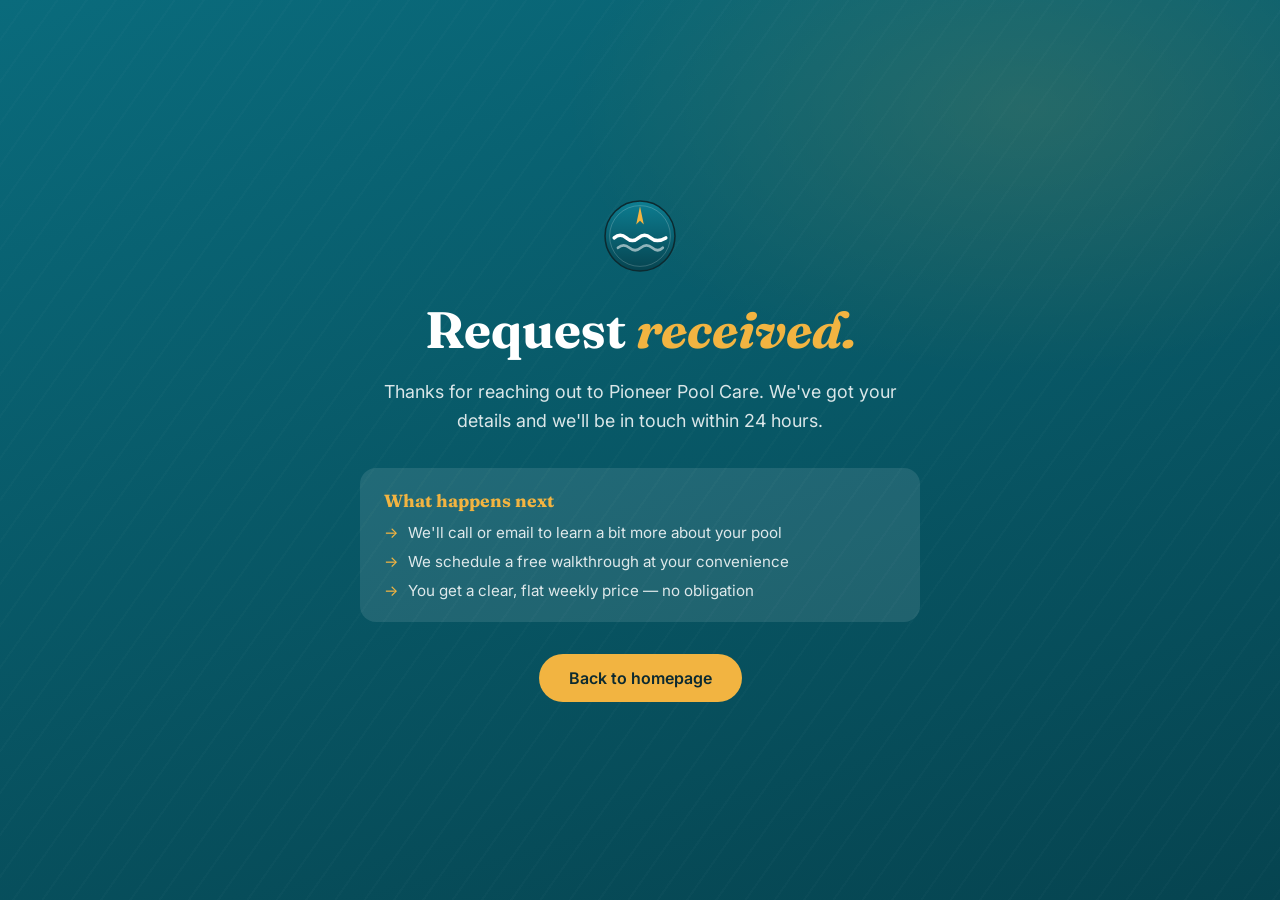
<file: thanks.html>
<!DOCTYPE html>
<html lang="en">
<head>
<meta charset="UTF-8">
<meta name="viewport" content="width=device-width, initial-scale=1.0">
<title>Thank You | Pioneer Pool Care</title>
<meta name="robots" content="noindex">
<link rel="preconnect" href="https://fonts.googleapis.com">
<link rel="preconnect" href="https://fonts.gstatic.com" crossorigin>
<link href="https://fonts.googleapis.com/css2?family=Fraunces:opsz,wght@9..144,400;9..144,600;9..144,700&family=Inter:wght@400;500;600&display=swap" rel="stylesheet">
<style>
  :root{--pool:#0a6b7c;--pool-dark:#064450;--surface:#0d7e92;--sun:#f2b441;--sand:#f6f2e9;--ink:#0c2a30;}
  *{box-sizing:border-box;margin:0;padding:0}
  body{
    font-family:'Inter',system-ui,sans-serif;
    background:linear-gradient(165deg,var(--pool) 0%,var(--pool-dark) 100%);
    color:#fff;min-height:100vh;
    display:grid;place-items:center;padding:24px;position:relative;overflow:hidden;
  }
  body::before{content:"";position:absolute;inset:0;opacity:.5;
    background:radial-gradient(60% 50% at 80% 12%,rgba(242,180,65,.25),transparent 60%),
    repeating-linear-gradient(125deg,transparent 0 22px,rgba(255,255,255,.035) 22px 24px)}
  .card{position:relative;text-align:center;max-width:560px}
  .logo{margin:0 auto 28px;display:block}
  h1{font-family:'Fraunces',Georgia,serif;font-size:clamp(2.2rem,5vw,3.2rem);font-weight:700;line-height:1.1}
  h1 em{font-style:italic;color:var(--sun)}
  p{margin-top:20px;font-size:1.12rem;color:rgba(255,255,255,.85);line-height:1.6}
  .next{margin-top:32px;padding:22px 24px;background:rgba(255,255,255,.1);border-radius:16px;text-align:left}
  .next h2{font-family:'Fraunces',serif;font-size:1.1rem;margin-bottom:12px;color:var(--sun)}
  .next ul{list-style:none;display:flex;flex-direction:column;gap:10px;font-size:.95rem;color:rgba(255,255,255,.85)}
  .next li{display:flex;gap:10px}
  .next li::before{content:"→";color:var(--sun);flex:none}
  a.home{display:inline-block;margin-top:32px;background:var(--sun);color:var(--ink);
    padding:14px 30px;border-radius:999px;font-weight:600;text-decoration:none;transition:transform .15s}
  a.home:hover{transform:translateY(-2px)}
</style>
</head>
<body>
  <div class="card">
    <svg class="logo" viewBox="0 0 200 200" width="76" height="76" xmlns="http://www.w3.org/2000/svg">
      <defs><linearGradient id="g" x1="0" y1="0" x2="0" y2="1"><stop offset="0" stop-color="#0d7e92"/><stop offset="1" stop-color="#064450"/></linearGradient></defs>
      <circle cx="100" cy="100" r="92" fill="url(#g)"/>
      <circle cx="100" cy="100" r="92" fill="none" stroke="#0c2a30" stroke-width="4"/>
      <circle cx="100" cy="100" r="80" fill="none" stroke="rgba(255,255,255,.25)" stroke-width="2"/>
      <path d="M100 22 L110 70 L100 60 L90 70 Z" fill="#f2b441"/>
      <path d="M32 105 Q48 91 64 105 T96 105 T128 105 T168 105" fill="none" stroke="#fff" stroke-width="9" stroke-linecap="round"/>
      <path d="M42 131 Q57 118 72 131 T102 131 T132 131 T160 131" fill="none" stroke="rgba(255,255,255,.55)" stroke-width="7" stroke-linecap="round"/>
    </svg>

    <h1>Request <em>received.</em></h1>
    <p>Thanks for reaching out to Pioneer Pool Care. We've got your details and we'll be in touch within 24 hours.</p>

    <div class="next">
      <h2>What happens next</h2>
      <ul>
        <li>We'll call or email to learn a bit more about your pool</li>
        <li>We schedule a free walkthrough at your convenience</li>
        <li>You get a clear, flat weekly price — no obligation</li>
      </ul>
    </div>

    <a class="home" href="/">Back to homepage</a>
  </div>
</body>
</html>
</file>
<file: styles.css>
:root{
  --pool:#0a6b7c;
  --pool-dark:#064450;
  --surface:#0d7e92;
  --sun:#f2b441;
  --sand:#f6f2e9;
  --ink:#0c2a30;
  --muted:#496168;
  --line:rgba(8,52,60,.12);
  --white:#ffffff;
}
*{box-sizing:border-box;margin:0;padding:0}
html{scroll-behavior:smooth}
body{
  font-family:'Inter',system-ui,sans-serif;
  color:var(--ink);
  background:var(--sand);
  line-height:1.6;
  -webkit-font-smoothing:antialiased;
}
h1,h2,h3{font-family:'Fraunces',Georgia,serif;line-height:1.08;font-weight:600;letter-spacing:-.01em}
a{color:inherit;text-decoration:none}
.wrap{max-width:1120px;margin:0 auto;padding:0 24px}
.eyebrow{
  font-family:'Inter';font-size:.78rem;font-weight:600;letter-spacing:.16em;
  text-transform:uppercase;color:var(--sun);
}

/* NAV */
header{position:sticky;top:0;z-index:50;background:rgba(246,242,233,.88);backdrop-filter:blur(10px);border-bottom:1px solid var(--line)}
nav{display:flex;align-items:center;justify-content:space-between;height:72px}
.brand{display:flex;align-items:center;gap:11px;font-family:'Fraunces';font-weight:600;font-size:1.18rem;color:var(--ink)}
.mark{width:34px;height:34px;border-radius:50%;background:radial-gradient(circle at 32% 30%,var(--surface),var(--pool-dark));position:relative;flex:none;box-shadow:inset 0 0 0 2px rgba(255,255,255,.18)}
.mark::after{content:"";position:absolute;inset:0;border-radius:50%;background:
  repeating-linear-gradient(115deg,transparent 0 5px,rgba(255,255,255,.22) 5px 6px)}
.navlinks{display:flex;gap:34px;align-items:center;font-size:.92rem;font-weight:500}
.navlinks a{color:var(--muted);transition:color .2s}
.navlinks a:hover{color:var(--pool)}
.navcta{background:var(--ink);color:var(--white);padding:11px 20px;border-radius:999px;font-weight:600;font-size:.9rem;transition:transform .15s}
.navcta:hover{transform:translateY(-1px)}
.menu-toggle{display:none;background:none;border:0;font-size:1.5rem;cursor:pointer;color:var(--ink)}

/* HERO */
.hero{position:relative;overflow:hidden;background:linear-gradient(165deg,var(--pool) 0%,var(--pool-dark) 100%);color:var(--white)}
.hero::before{content:"";position:absolute;inset:0;opacity:.5;
  background:
    radial-gradient(60% 50% at 80% 12%,rgba(242,180,65,.25),transparent 60%),
    repeating-linear-gradient(125deg,transparent 0 22px,rgba(255,255,255,.035) 22px 24px)}
.hero-inner{position:relative;display:grid;grid-template-columns:1.15fr .85fr;gap:56px;align-items:center;padding:96px 0 104px}
.hero h1{font-size:clamp(2.6rem,5.4vw,4.3rem);font-weight:700;color:var(--white)}
.hero h1 em{font-style:italic;color:var(--sun)}
.hero p.lead{margin-top:22px;font-size:1.18rem;color:rgba(255,255,255,.82);max-width:44ch}
.hero-cta{margin-top:34px;display:flex;gap:14px;flex-wrap:wrap}
.btn-sun{background:var(--sun);color:var(--ink);padding:15px 28px;border-radius:999px;font-weight:600;font-size:1rem;transition:transform .15s,box-shadow .2s;box-shadow:0 8px 24px rgba(242,180,65,.3)}
.btn-sun:hover{transform:translateY(-2px);box-shadow:0 12px 30px rgba(242,180,65,.4)}
.btn-ghost{border:1.5px solid rgba(255,255,255,.4);color:var(--white);padding:15px 26px;border-radius:999px;font-weight:600;font-size:1rem;transition:background .2s}
.btn-ghost:hover{background:rgba(255,255,255,.1)}
.hero-meta{margin-top:34px;display:flex;gap:30px;flex-wrap:wrap;font-size:.9rem;color:rgba(255,255,255,.78)}
.hero-meta b{color:var(--white);font-family:'Fraunces';font-size:1.5rem;display:block;font-weight:600}

.quote-card{background:var(--white);color:var(--ink);border-radius:20px;padding:30px 28px;box-shadow:0 30px 60px rgba(6,68,80,.35)}
.quote-card h3{font-size:1.32rem;margin-bottom:4px}
.quote-card .sub{font-size:.86rem;color:var(--muted);margin-bottom:20px}
.field{margin-bottom:13px}
.field label{display:block;font-size:.78rem;font-weight:600;color:var(--muted);margin-bottom:5px}
.field input,.field select,.field textarea{
  width:100%;padding:11px 13px;border:1px solid var(--line);border-radius:10px;
  font-family:inherit;font-size:.92rem;background:var(--sand);color:var(--ink)}
.field input:focus,.field select:focus,.field textarea:focus{outline:2px solid var(--surface);outline-offset:0;border-color:transparent}
.quote-card button{width:100%;margin-top:6px;background:var(--ink);color:var(--white);border:0;padding:14px;border-radius:10px;font-family:inherit;font-weight:600;font-size:1rem;cursor:pointer;transition:background .2s}
.quote-card button:hover{background:var(--pool-dark)}
.form-note{font-size:.74rem;color:var(--muted);text-align:center;margin-top:10px}
.success{display:none;background:#0a6b7c;color:#fff;padding:24px;border-radius:14px;text-align:center}
.success.show{display:block}
.success h3{color:#fff;font-size:1.3rem;margin-bottom:6px}

/* SECTION SHELL */
section{padding:88px 0}
.sec-head{max-width:60ch}
.sec-head h2{font-size:clamp(2rem,3.6vw,2.9rem);margin-top:12px}
.sec-head p{color:var(--muted);margin-top:14px;font-size:1.08rem}

/* SERVICES */
.svc-grid{margin-top:48px;display:grid;grid-template-columns:repeat(3,1fr);gap:22px}
.svc{background:var(--white);border:1px solid var(--line);border-radius:16px;padding:28px 26px;transition:transform .2s,box-shadow .2s}
.svc:hover{transform:translateY(-4px);box-shadow:0 18px 40px rgba(6,68,80,.1)}
.svc .ic{width:46px;height:46px;border-radius:12px;background:var(--sand);display:grid;place-items:center;margin-bottom:16px;color:var(--pool)}
.svc h3{font-size:1.22rem;margin-bottom:8px}
.svc p{font-size:.94rem;color:var(--muted)}

/* PROCESS */
.process{background:var(--ink);color:var(--white)}
.process .sec-head h2{color:var(--white)}
.process .sec-head p{color:rgba(255,255,255,.72)}
.steps{margin-top:50px;display:grid;grid-template-columns:repeat(4,1fr);gap:26px}
.step .num{font-family:'Fraunces';font-size:2.6rem;color:var(--sun);font-weight:600;line-height:1}
.step h3{color:var(--white);font-size:1.12rem;margin:12px 0 7px}
.step p{font-size:.9rem;color:rgba(255,255,255,.7)}

/* PRICING */
.price-grid{margin-top:48px;display:grid;grid-template-columns:repeat(3,1fr);gap:22px}
.plan{background:var(--white);border:1px solid var(--line);border-radius:18px;padding:32px 28px;display:flex;flex-direction:column}
.plan.featured{background:var(--pool);color:var(--white);border-color:var(--pool);transform:scale(1.02)}
.plan.featured .muted-txt,.plan.featured li{color:rgba(255,255,255,.85)}
.plan .tag{font-size:.78rem;font-weight:600;letter-spacing:.1em;text-transform:uppercase;color:var(--sun)}
.plan h3{font-size:1.4rem;margin:8px 0 4px}
.plan .price{font-family:'Fraunces';font-size:2.6rem;font-weight:600;margin:10px 0}
.plan .price span{font-size:1rem;font-family:'Inter';color:var(--muted);font-weight:500}
.plan.featured .price span{color:rgba(255,255,255,.8)}
.muted-txt{font-size:.9rem;color:var(--muted)}
.plan ul{list-style:none;margin:20px 0 26px;display:flex;flex-direction:column;gap:11px}
.plan li{font-size:.93rem;display:flex;gap:10px;align-items:flex-start}
.plan li::before{content:"✓";color:var(--sun);font-weight:700;flex:none}
.plan a.choose{margin-top:auto;text-align:center;padding:13px;border-radius:10px;font-weight:600;border:1.5px solid var(--ink);transition:all .2s}
.plan a.choose:hover{background:var(--ink);color:var(--white)}
.plan.featured a.choose{background:var(--sun);color:var(--ink);border-color:var(--sun)}
.plan.featured a.choose:hover{background:#fff;border-color:#fff}

/* WHY */
.why{background:linear-gradient(165deg,var(--surface),var(--pool-dark));color:#fff}
.why-grid{display:grid;grid-template-columns:1fr 1fr;gap:56px;align-items:center}
.why .sec-head h2{color:#fff}
.why-points{list-style:none;display:flex;flex-direction:column;gap:22px;margin-top:8px}
.why-points li{display:flex;gap:16px}
.why-points .b{width:42px;height:42px;border-radius:10px;background:rgba(255,255,255,.12);display:grid;place-items:center;color:var(--sun);flex:none;font-weight:700;font-family:'Fraunces'}
.why-points h3{color:#fff;font-size:1.1rem;margin-bottom:3px}
.why-points p{font-size:.92rem;color:rgba(255,255,255,.78)}

/* FOOTER */
footer{background:var(--ink);color:rgba(255,255,255,.7);padding:60px 0 30px}
.foot-top{display:grid;grid-template-columns:1.4fr 1fr 1fr;gap:40px;padding-bottom:38px;border-bottom:1px solid rgba(255,255,255,.12)}
footer .brand{color:#fff;margin-bottom:14px}
footer h4{color:#fff;font-size:.82rem;letter-spacing:.12em;text-transform:uppercase;margin-bottom:14px;font-family:'Inter';font-weight:600}
footer ul{list-style:none;display:flex;flex-direction:column;gap:9px;font-size:.92rem}
footer a:hover{color:var(--sun)}
.foot-bottom{padding-top:22px;display:flex;justify-content:space-between;flex-wrap:wrap;gap:10px;font-size:.82rem}
.placeholder{color:var(--sun);font-style:italic}

/* RESPONSIVE */
@media(max-width:880px){
  .hero-inner{grid-template-columns:1fr;gap:40px;padding:64px 0 72px}
  .svc-grid,.price-grid{grid-template-columns:1fr}
  .steps{grid-template-columns:1fr 1fr}
  .why-grid{grid-template-columns:1fr;gap:36px}
  .foot-top{grid-template-columns:1fr 1fr}
  .plan.featured{transform:none}
  .navlinks{display:none}
  .navlinks.open{display:flex;position:absolute;top:72px;left:0;right:0;flex-direction:column;background:var(--sand);padding:20px 24px;gap:18px;border-bottom:1px solid var(--line)}
  .menu-toggle{display:block}
}
@media(max-width:520px){
  .steps{grid-template-columns:1fr}
  .foot-top{grid-template-columns:1fr}
  .hero-meta{gap:22px}
}

/* logo */
.brand .logo{flex:none;display:block}
</file>
